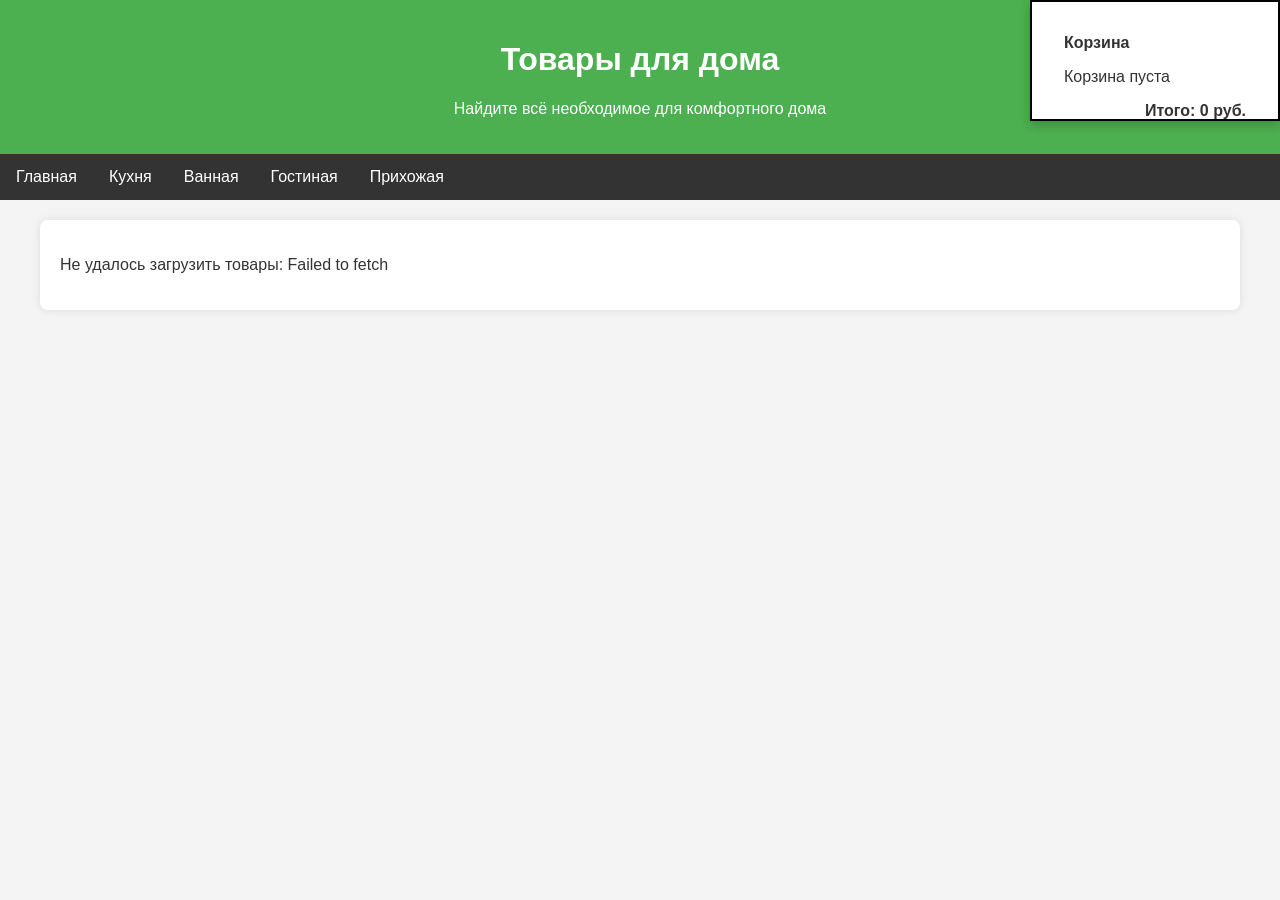
<file: index.html>
<!DOCTYPE html>
<html lang="ru">
<head>
    <meta charset="UTF-8">
    <meta name="viewport" content="width=device-width, initial-scale=1.0">
    <title>тестовый файл</title>
    <link rel="stylesheet" href="css/styles.css">
</head>
<body>
    <header>
        <h1>Товары для дома</h1>
        <p>Найдите всё необходимое для комфортного дома</p>
    </header>
    
    <nav>
        <a href="glav.html">Главная</a>
        <a href="test1.html">Кухня</a>
        <a href="test2.html">Ванная</a>
        <a href="test3.html">Гостиная</a>
        <a href="test5.html">Прихожая</a>        
    </nav>

    <div class="container" id="product-list">
        <!-- Товары загрузятся сюда через JS -->
        <div class="loader">Загрузка товаров</div>
    </div>
    
    <div class="kor">
        <h4>Корзина</h4>
        <div id="cart-items"><p>Корзина пуста</p></div>
        <div class="cart-total">Итого: <span id="cart-total">0</span> руб.</div>
        <button class="clear-btn" onclick="clearCart()">Очистить</button>
    </div>

    <script src="js/test5.js"></script>
</body>
</html>
</file>
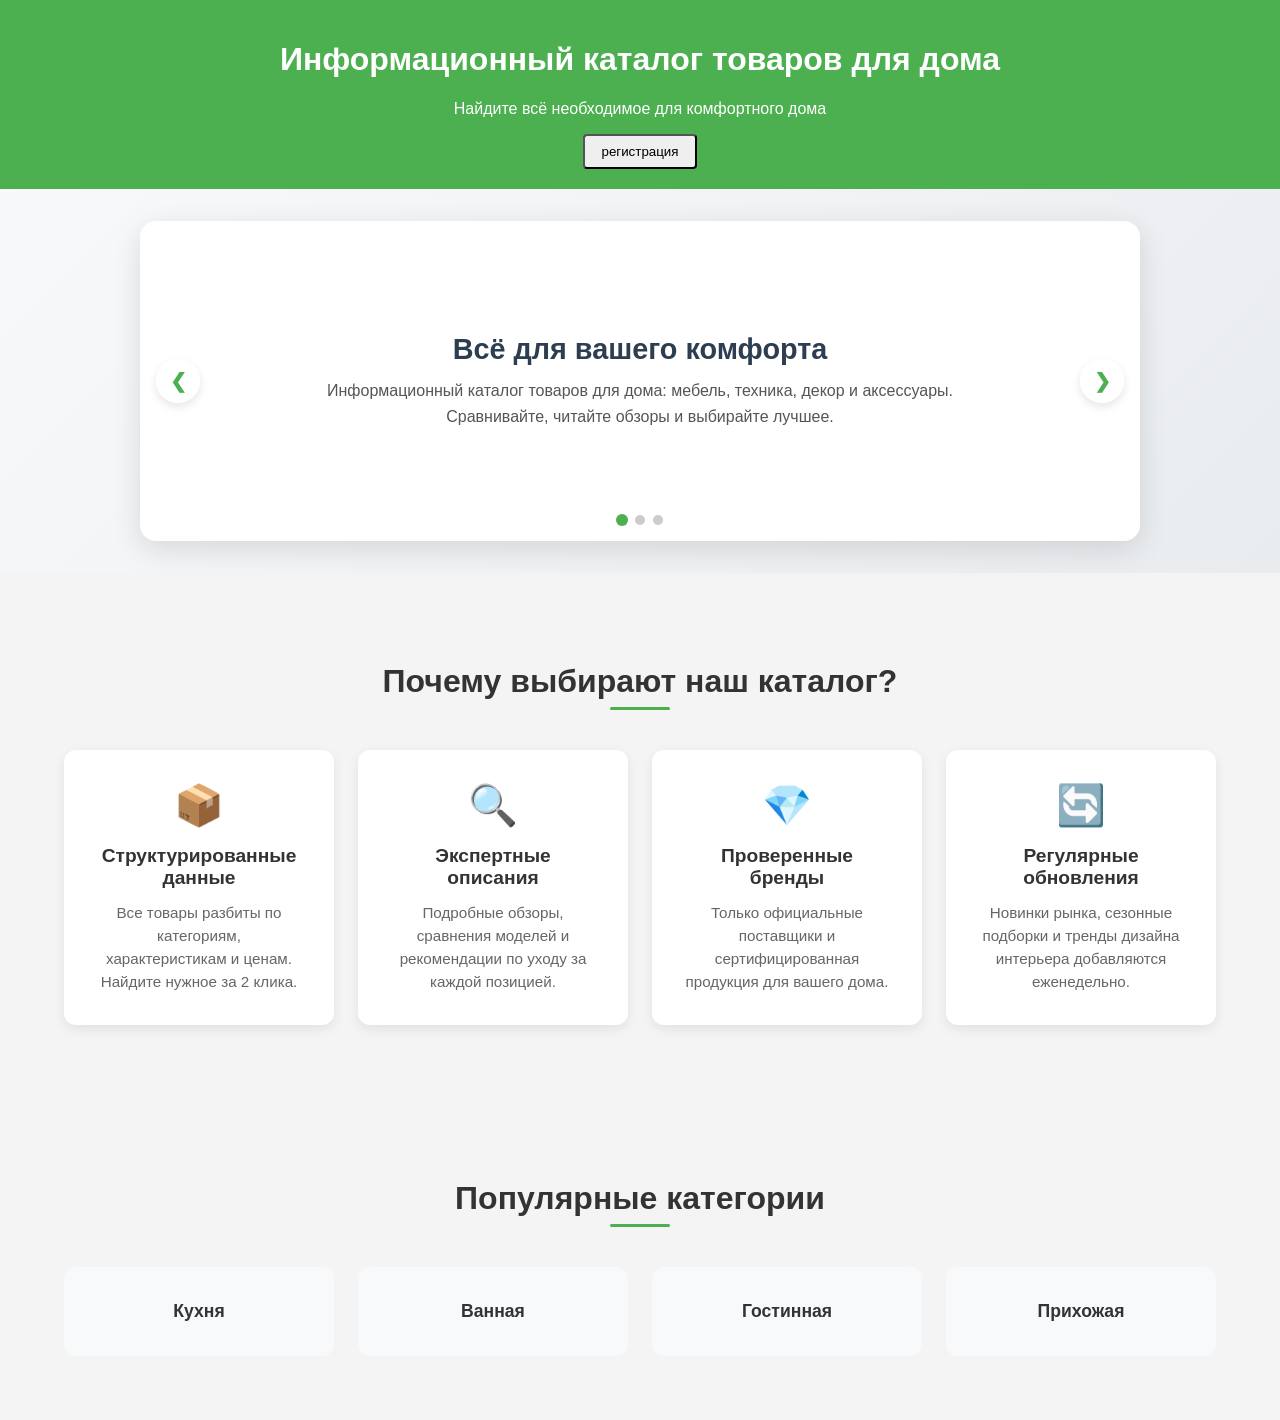
<file: glav.html>
<!DOCTYPE html>
<html lang="en">
<head>
    <meta charset="UTF-8">
    <meta name="viewport" content="width=device-width, initial-scale=1.0">
    <title>Главная</title>
    <link rel="stylesheet" href="css/styles.css">
</head>
<body>
    <header>
        <h1>Информационный каталог товаров для дома</h1>
        <p>Найдите всё необходимое для комфортного дома</p>
        
        <button id="openModal" class="Modal">регистрация</button>
<div id="modalOverlay" class="modal-overlay">
    <div class="modal-window">
        <div class="modal-header">
            <h3>Регистрация</h3>
            <span class="close-btn" id="closeModal" ></span>
        </div>
        <div class="modal-content">
            <label for="nickname" class="form-label">nickname</label>
            <input type="text" class="form-control" id="nickname" name="nickname"/>
        </div>
          <div class="password">
            <label for="password" class="form-label">password</label>
            <input type="password" class="form-control" id="password" name="password"/>
            </div>
        <div class="olds">
            <label for="yerasOld" class="olds">Возраст</label>
            <input type="number" class="olds" id="years" name="olds"/>
        </div>
            <div class="politica">
                <label> <input type="checkbox"> Согласен с условиями использования</label>
            </div>

            <label for="выберете как к вам удобнее обратится в случае чего">
            <p>
                <input type="radio" value="net" name="tech"/>электронная почта
            </p>
            <p>
                <input type="radio" value="java" name="tech"/>номер телефона
            </p>
            </label>
             <select id="phone" name="phone">
                        <option value="lumia 950">Выберите устройсво с которго вы зашли к нам на сайт</option>
                        <option value="lumia">Смартфон</option>
                        <option value="lumia 950">ПК</option>
                        <option value="lumia 950">Планшет</option>
            </select>

        <div class="modal-footer">
            <button type="button" class="btn_reg">подтвердить</button>
            <button class="btn-secondary" id="cancelModal" >выход</button>
        </div>
    </header>
    </div>
</div>

<section class="hero-section">
    <div class="slider">
        <div class="slides">
            <div class="slide">
                <div class="slide-content">
                    <h2>Всё для вашего комфорта</h2>
                    <p>Информационный каталог товаров для дома: мебель, техника, декор и аксессуары. Сравнивайте, читайте обзоры и выбирайте лучшее.</p>
                </div>
            </div>
            <div class="slide">
                <div class="slide-content">
                    <h2>Умный поиск по категориям</h2>
                    <p>Кухня, спальня, ванная, дача и детская. Каждая позиция с характеристиками, фото и рекомендациями по выбору.</p>
                </div>
            </div>
            <div class="slide">
                <div class="slide-content">
                    <h2>Новинки и полезные советы</h2>
                    <p>Тренды дизайна, гайды по обустройству и актуальные коллекции обновляются каждую неделю. Планируйте покупки с умом!</p>
                </div>
            </div>
        </div>

        <button class="slider-btn prev" aria-label="Предыдущий слайд">&#10094;</button>
        <button class="slider-btn next" aria-label="Следующий слайд">&#10095;</button>

        <div class="slider-dots">
            <span class="dot active" data-slide="0"></span>
            <span class="dot" data-slide="1"></span>
            <span class="dot" data-slide="2"></span>
        </div>
    </div>
</section>

<section class="page-section features-section">
    <h2 class="section-title">Почему выбирают наш каталог?</h2>
    <div class="grid-4">
        <div class="info-card">
            <span class="card-icon">📦</span>
            <h3>Структурированные данные</h3>
            <p>Все товары разбиты по категориям, характеристикам и ценам. Найдите нужное за 2 клика.</p>
        </div>
        <div class="info-card">
            <span class="card-icon">🔍</span>
            <h3>Экспертные описания</h3>
            <p>Подробные обзоры, сравнения моделей и рекомендации по уходу за каждой позицией.</p>
        </div>
        <div class="info-card">
            <span class="card-icon">💎</span>
            <h3>Проверенные бренды</h3>
            <p>Только официальные поставщики и сертифицированная продукция для вашего дома.</p>
        </div>
        <div class="info-card">
            <span class="card-icon">🔄</span>
            <h3>Регулярные обновления</h3>
            <p>Новинки рынка, сезонные подборки и тренды дизайна интерьера добавляются еженедельно.</p>
        </div>
    </div>
</section>

<section class="page-section categories-section">
    <h2 class="section-title">Популярные категории</h2>
    <div class="grid-4">
        <a href="test1.html" class="cat-card" style="--accent:#4CAF50">Кухня</a>
        <a href="test2.html" class="cat-card" style="--accent:#FF9800">Ванная</a>
        <a href="test3.html" class="cat-card" style="--accent:#2196F3">Гостинная</a>
        <a href="test5.html" class="cat-card" style="--accent:#9C27B0">Прихожая</a>
    </div>
</section>

    <script src="js/slideer.js"></script>
    <script src="js/modal.js"></script>
    <script src="js/reg.js"></script>
</body>


</html>
</file>
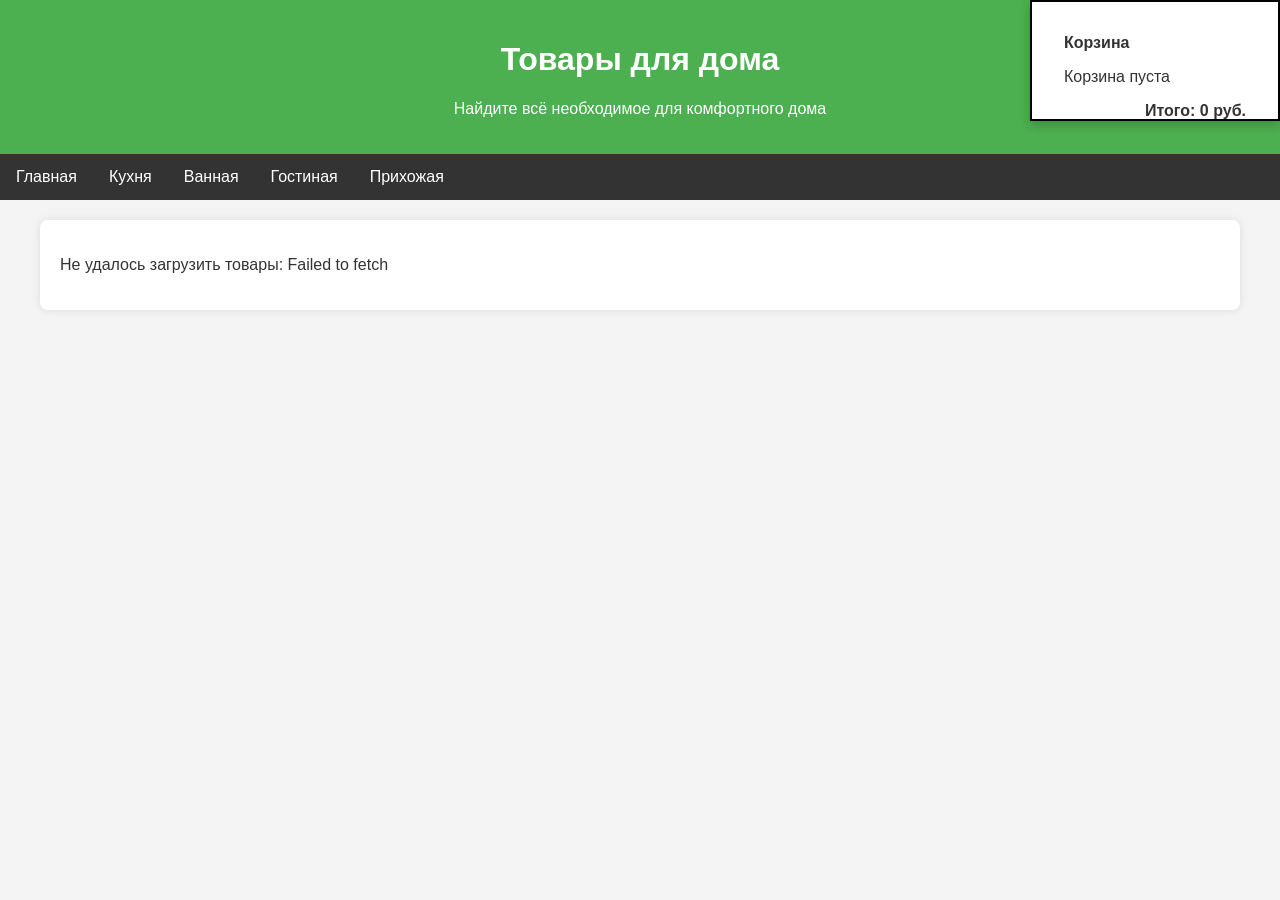
<file: test1.html>
<!DOCTYPE html>
<html lang="ru">
<head>
    <meta charset="UTF-8">
    <meta name="viewport" content="width=device-width, initial-scale=1.0">
    <title>Кухня</title>
    <link rel="stylesheet" href="css/styles.css">
</head>
<body>
    <header>
        <h1>Товары для дома</h1>
        <p>Найдите всё необходимое для комфортного дома</p>
    </header>
    
    <nav>
        <a href="glav.html">Главная</a>
        <a href="test1.html">Кухня</a>
        <a href="test2.html">Ванная</a>
        <a href="test3.html">Гостиная</a>
        <a href="test5.html">Прихожая</a>        
    </nav>

    <div class="container" id="product-list">
        <!-- Товары загрузятся сюда через JS -->
        <div class="loader">Загрузка товаров</div>
    </div>
    
    <div class="kor">
        <h4>Корзина</h4>
        <div id="cart-items"><p>Корзина пуста</p></div>
        <div class="cart-total">Итого: <span id="cart-total">0</span> руб.</div>
        <button class="clear-btn" onclick="clearCart()">Очистить</button>
    </div>





    <script src="js/test5.js"></script>
</body>
</html>
</file>
<file: css/styles.css>
body {
    font-family: Arial, sans-serif;
    margin: 0;
    padding: 0;
    background-color: #f4f4f4;
    color: #333;
}
header {
    background-color: #4CAF50;
    color: white;
    text-align: center;
    padding: 20px;
}
nav {
    background-color: #333;
    overflow: hidden;
}
nav a {
    float: left;
    display: block;
    color: white;
    text-align: center;
    padding: 14px 16px;
    text-decoration: none;
}
nav a:hover {
    background-color: #ddd;
    color: black;
}
.container {
    max-width: 1200px;
    margin: 20px auto;
    padding: 20px;
    background-color: white;
    border-radius: 8px;
    box-shadow: 0 0 10px rgba(0,0,0,0.1);
}
.category {
    margin-bottom: 40px;
}
.category h2 {
    border-bottom: 2px solid #4CAF50;
    padding-bottom: 10px;
}
.product {
    display: inline-block;
    width: 30%;
    margin: 10px 1%;
    text-align: center;
    border: 1px solid #ddd;
    padding: 10px;
    border-radius: 5px;
}
.product img {
    max-width: 100%;
    height: 150px;
    object-fit: cover;
}
footer {
    text-align: center;
    padding: 10px;
    background-color: #333;
    color: white;
    position: fixed;
    width: 100%;
    bottom: 0;
}


.button {
    width: auto;
    height: 0px;
    background: #d4af37;
    color: #1a1a2e;
    font-weight: 600;
    text-transform: capitalize;
    border-radius: 4px;
    border-width: 1px;
    border-color: #1a1a2e;
    border-style: solid;
    padding: 12px 24px;
    transition: all 0.3s ease;
    cursor: pointer;
    display: inline-flex;
    user-select: auto;
    position: relative;
    overflow: hidden;
    align-items: center;
    justify-content: center;
    line-height: 1;
    font-family: 'Tangerine', serif;
    font-size: 16px;
}
    
.button:active {
   transform: scale(0.96);
}

.kor{
    background-color: #d4af37;
    height: 121px;
    width: 100px;
    float: right;
   
}


.del button{
    background-color: #4CAF50;
}



.kor {
    position: fixed;
    right: 0px;
    top: 0px;
    background: #fff;
    border: 2px solid;
    border-color: black;
    padding: 32px;
    min-width: 250px;
    max-height: 400px;
    overflow-y: auto;
    box-shadow: 0 4px 10px rgba(0,0,0,0.2);
    z-index:70;
}
        
.kor h4 {
    margin: 0 0 10px 0;
    display: flex;
    justify-content: space-between;
    align-items: center;
}

.cart-count {
    background: #e74c3c;
    color: white;
    border-radius: 50%;
    padding: 2px 8px;
    font-size: 14px;
}

.cart-item {
    align-items: center;
    padding: 8px 0;
    border-bottom: 1px solid #eee;
    font-size: 14px;
}

.cart-item:last-child {
    border-bottom: none;
}

.cart-item button {
    background: #e74c3c;
    color: white;
    border-radius: 4px;
    font-size: 12px;
}

.cart-item button:hover {
    background: #c0392b;
}

.cart-total {
    margin-top: 10px;
    font-weight: bold;
    text-align: right;
}

.kor button.clear-btn {
    width: 100%;
    margin-top: 10px;
    padding: 5px;
    background: #95a5a6;
    color: white;
    border-radius: 5px;
}

.kor button.clear-btn:hover {
    background: #7f8c8d;
}

.button {
    background: #27ae60;
    border-radius: 5px;
}

.button:hover {
    background: #219a52;
}

.product {
    border: 1px solid #ddd;
    border-radius: 8px;
    padding: 15px;
    margin: 15px;
    width: 230px;
}

.product img {
    max-width: 100%;
    max-height: 80%;
}

.pop{
    color: #777
}


.modal-overlay {
display: none;
position: fixed;
top: 0;
left: 0;
width: 100%;
height: 100%;
background-color: rgba(0, 0, 0, 0.7);
z-index: 1000; 
justify-content: center;
align-items: center;
}

.modal-window {
background-color: #fff;
border-radius: 8px;
box-shadow: 0 4px 20px rgba(0, 0, 0, 0.15);
max-width: 500px;
width: 90%;
position: relative;
animation: modalFadeIn 0.3s ease-out;
}

.modal-header {
padding: 15px 20px;
border-bottom: 1px solid #eaeaea;
display: flex;
justify-content: space-between;
align-items: center;
}

.modal-header h3 {
margin: 0;
color: #333;
}

.close-btn {
font-size: 24px;
font-weight: bold;
color: #888;
cursor: pointer;
transition: color 0.2s;
}

.close-btn:hover {
color: #333;
}

.modal-content {
padding: 20px;
max-height: 70vh; 
overflow-y: auto; }

.modal-footer {
padding: 15px 20px;
border-top: 1px solid #eaeaea;
display: flex;
justify-content: flex-end;
gap: 10px;
}

@keyframes modalFadeIn {
from {
opacity: 0;
transform: translateY(-20px);
}
to {
opacity: 1;
transform: translateY(0);
}
}


.modal-overlay.active {
display: flex;
}


.btn-primary, .btn-secondary , .Modal{
padding: 8px 16px;
border-radius: 4px;
font-weight: 500;
cursor: pointer;
}

.btn-primary {
background-color: #5c6bc0;
color: white;
border: none;
}

.btn-secondary {
background-color: #f5f5f5;
color: #333;
border: 1px solid #ddd;
}

.btn-reg:hover {
background-color: #3949ab;
}

.btn-secondary:hover {
background-color: #e9e9e9;
}
  
.openModal{
  background-color: #04AA6D;
  border: none;
  color: #04AA6D;
  padding: 15px 32px;
  text-align: center;
  text-decoration: none;
  display: inline-block;
  font-size: 16px;
  margin: 4px 2px;
  cursor: pointer;  
}

.modal-window{
    height: 500px;
    width: 500px;
    background-color: #333;
}

select{
    width: 100%;
    padding: 12px 20px;
    font-size: 16px;
    background-color: #333;
    border: 1px solid #333;
    border-radius: 4px;
    appearance: none;
    color: white;
}

select:hover{
    border-color: #777;
}

select:focus{
    outline: none;
    box-shadow: 0 0 0 2px rgba(74, 144, 226, 0.2);
}

.politica{
    display: inline-block;
    width: 20px;
    height: 20px;
    background: #ddd;
}

.politica::before{
    display: none;
    
    width: 12px;
    height: 12px;
    background: white;
}

.olds{
    margin-top: 10px;
    max-width: 70vh;
    overflow-y: auto;
}

.radio-style {
  display: inline-block;
  width: 20px;
  height: 20px;
  border-radius: 50%; 
  background: #eee; 
  border: 2px solid #ccc; 
}

.radio-style::before {
  content: '';
  display: inline-block;
  width: 100%;
  height: 100%;
  border-radius: 50%;
  background: green;
  opacity: 0; 
  transition: opacity 0.3s; 
}

#radioExample:checked + .radio-style::before {
  opacity: 1; 
}





input[type="radio"]{
    display: none;
}



.controls {
    text-align: center;
    margin-top: 10px;
}

.controls label{
    display: inline-block;
    width: 15px;
    height: 15px;
    background: gray;
    border-radius: 50%;
    margin: 5px;
    cursor: pointer;
}

input:checked + label{
    background: black;
}


/* ========================
   БАЗОВЫЕ ПЕРЕМЕННЫЕ И СБРОС
======================== */
:root {
    --primary: #4CAF50;
    --primary-dark: #2E7D32;
    --text: #333;
    --text-light: #666;
    --bg-light: #f8f9fa;
    --white: #fff;
    --shadow: 0 4px 12px rgba(0,0,0,0.08);
    --shadow-hover: 0 8px 24px rgba(0,0,0,0.15);
    --radius: 12px;
    --gap: 24px;
}

*, *::before, *::after {
    box-sizing: border-box;
}

/* ========================
   ОБЩИЕ СТИЛИ СЕКЦИЙ
======================== */
.page-section {
    max-width: 1200px;
    margin: 0 auto;
    padding: 4rem 1.5rem;
}

.section-title {
    text-align: center;
    font-size: clamp(1.5rem, 4vw, 2rem);
    margin-bottom: 2.5rem;
    color: var(--text);
    position: relative;
    padding-bottom: 10px;
}

.section-title::after {
    content: '';
    position: absolute;
    bottom: 0;
    left: 50%;
    transform: translateX(-50%);
    width: 60px;
    height: 3px;
    background: var(--primary);
    border-radius: 3px;
}

/* Сетки */
.grid-4 {
    display: grid;
    grid-template-columns: repeat(auto-fit, minmax(240px, 1fr));
    gap: var(--gap);
}

.grid-3 {
    display: grid;
    grid-template-columns: repeat(auto-fit, minmax(280px, 1fr));
    gap: var(--gap);
    margin-bottom: 2rem;
}

/* ========================
   КАРТОЧКИ ПРЕИМУЩЕСТВ
======================== */
.info-card {
    background: var(--white);
    padding: 2rem;
    border-radius: var(--radius);
    box-shadow: var(--shadow);
    text-align: center;
    transition: all 0.3s ease;
}

.info-card:hover {
    transform: translateY(-5px);
    box-shadow: var(--shadow-hover);
}

.card-icon {
    font-size: 2.5rem;
    display: block;
    margin-bottom: 1rem;
}

.info-card h3 {
    margin: 0 0 0.8rem;
    font-size: 1.2rem;
    color: var(--text);
}

.info-card p {
    margin: 0;
    color: var(--text-light);
    line-height: 1.5;
    font-size: 0.95rem;
}

/* ========================
   КАРТОЧКИ КАТЕГОРИЙ
======================== */
.cat-card {
    display: flex;
    align-items: center;
    justify-content: center;
    background: var(--bg-light);
    padding: 2rem;
    border-radius: var(--radius);
    text-decoration: none;
    color: var(--text);
    font-weight: 600;
    font-size: 1.1rem;
    border: 2px solid transparent;
    transition: all 0.3s ease;
    position: relative;
    overflow: hidden;
}

.cat-card::before {
    content: '';
    position: absolute;
    top: 0; left: 0; width: 100%; height: 100%;
    background: var(--accent);
    opacity: 0;
    transition: opacity 0.3s;
    z-index: 0;
}

.cat-card:hover::before {
    opacity: 0.1;
}

.cat-card:hover {
    border-color: var(--accent);
    transform: translateY(-3px);
    box-shadow: var(--shadow);
    color: var(--accent);
}

/* ========================
   КАРТОЧКИ ТОВАРОВ
======================== */
.preview-card {
    background: var(--white);
    border-radius: var(--radius);
    padding: 1.5rem;
    box-shadow: var(--shadow);
    display: flex;
    flex-direction: column;
    transition: all 0.3s ease;
}

.preview-card:hover {
    box-shadow: var(--shadow-hover);
    transform: translateY(-4px);
}

.card-img-placeholder {
    height: 140px;
    background: #e9ecef;
    border-radius: 8px;
    display: flex;
    align-items: center;
    justify-content: center;
    font-size: 2rem;
    color: #adb5bd;
    margin-bottom: 1rem;
}

.preview-card h3 {
    margin: 0 0 0.5rem;
    font-size: 1.15rem;
}

.meta {
    margin: 0 0 1rem;
    color: var(--text-light);
    font-size: 0.85rem;
    flex-grow: 1;
}

.btn-card {
    padding: 0.6rem 1.2rem;
    background: var(--primary);
    color: white;
    border: none;
    border-radius: 6px;
    cursor: pointer;
    font-weight: 500;
    transition: background 0.2s;
    align-self: flex-start;
}

.btn-card:hover {
    background: var(--primary-dark);
}

.center-btn {
    text-align: center;
    margin-top: 1rem;
}

/* ========================
   ФУТЕР
======================== */
.main-footer {
    background: #2c3e50;
    color: #ecf0f1;
    padding: 2rem 1.5rem;
    margin-top: 3rem;
}

.footer-inner {
    max-width: 1200px;
    margin: 0 auto;
    display: flex;
    flex-wrap: wrap;
    justify-content: space-between;
    align-items: center;
    gap: 1rem;
}

.footer-nav a {
    color: #bdc3c7;
    text-decoration: none;
    margin-left: 1.5rem;
    font-size: 0.9rem;
    transition: color 0.2s;
}

.footer-nav a:hover {
    color: var(--primary);
}

/* ========================
   АДАПТИВ
======================== */
@media (max-width: 768px) {
    .page-section { padding: 3rem 1rem; }
    .grid-4, .grid-3 { grid-template-columns: 1fr; gap: 16px; }
    .footer-inner { flex-direction: column; text-align: center; }
    .footer-nav a { margin: 0 0.5rem; }
    #navigateButton { bottom: 20px; right: 20px; }
}



/* ========================
   HERO СЕКЦИЯ И СЛАЙДЕР
======================== */
.hero-section {
    width: 100%;
    background: linear-gradient(135deg, #f8f9fa 0%, #e9ecef 100%);
    padding: 2rem 1rem;
    display: flex;
    justify-content: center;
}

.slider {
    position: relative;
    width: 100%;
    max-width: 1000px;
    height: 320px;
    border-radius: 16px;
    overflow: hidden;
    background: #fff;
    box-shadow: 0 8px 30px rgba(0,0,0,0.12);
}

.slides {
    display: flex;
    height: 100%;
    transition: transform 0.6s cubic-bezier(0.25, 1, 0.5, 1);
    will-change: transform;
}

.slide {
    min-width: 100%;
    display: flex;
    align-items: center;
    justify-content: center;
    padding: 2rem;
    box-sizing: border-box;
}

.slide-content {
    max-width: 700px;
    text-align: center;
}

.slide-content h2 {
    margin: 0 0 12px;
    font-size: clamp(1.4rem, 3vw, 1.8rem);
    color: #2c3e50;
    font-weight: 700;
}

.slide-content p {
    margin: 0;
    color: #555;
    font-size: 1rem;
    line-height: 1.6;
}

/* Кнопки навигации */
.slider-btn {
    position: absolute;
    top: 50%;
    transform: translateY(-50%);
    width: 44px;
    height: 44px;
    border: none;
    border-radius: 50%;
    background: rgba(255,255,255,0.9);
    color: #4CAF50;
    font-size: 20px;
    font-weight: bold;
    cursor: pointer;
    box-shadow: 0 4px 10px rgba(0,0,0,0.1);
    transition: all 0.25s ease;
    z-index: 10;
    display: flex;
    align-items: center;
    justify-content: center;
}

.slider-btn:hover {
    background: #4CAF50;
    color: #fff;
    transform: translateY(-50%) scale(1.05);
}

.slider-btn:active { transform: translateY(-50%) scale(0.95); }
.prev { left: 16px; }
.next { right: 16px; }

/* Индикаторы-точки */
.slider-dots {
    position: absolute;
    bottom: 16px;
    left: 50%;
    transform: translateX(-50%);
    display: flex;
    gap: 8px;
    z-index: 10;
}

.dot {
    width: 10px;
    height: 10px;
    border-radius: 50%;
    background: #ccc;
    cursor: pointer;
    transition: all 0.3s;
}

.dot.active {
    background: #4CAF50;
    transform: scale(1.2);
}

.dot:hover { background: #888; }

/* Адаптив */
@media (max-width: 768px) {
    .slider { height: 260px; border-radius: 12px; }
    .slide-content { padding: 0 1rem; }
    .slide-content h2 { font-size: 1.2rem; }
    .slide-content p { font-size: 0.9rem; }
    .slider-btn { width: 38px; height: 38px; font-size: 18px; }
}
</file>
